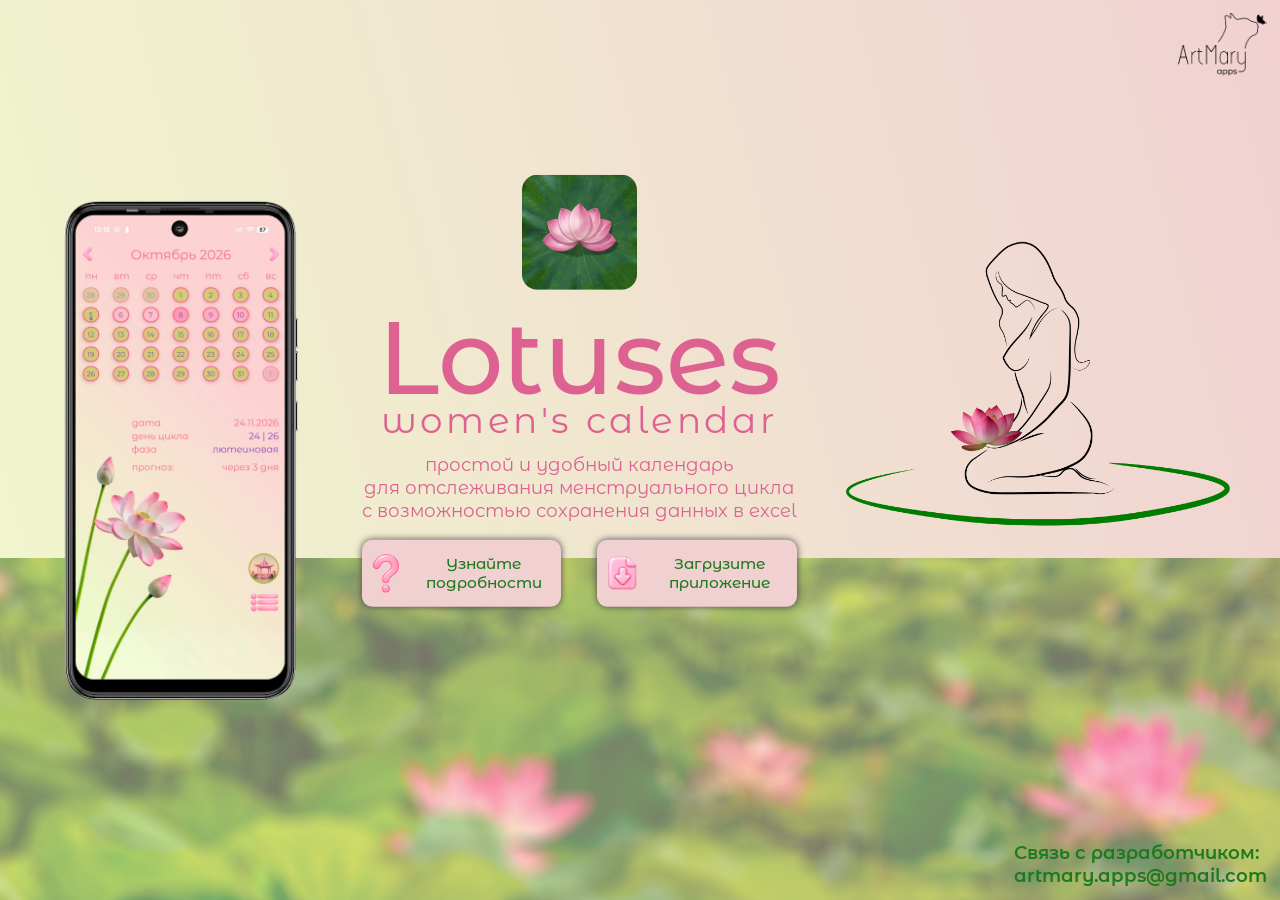
<file: index.html>
﻿<!doctype html>
<html lang="ru">

<head>
    <meta charset="UTF-8" />
    <meta name="viewport" content="width=device-width, initial-scale=1" />
    <title>LotusesWC женский календарь от ArtMaryApps</title>
    <link rel="icon" type="image/png" href="./src/img/favicon/favicon-96x96.png" sizes="96x96" />
    <link rel="icon" type="image/svg+xml" href="./src/img/favicon/favicon.svg" />
    <link rel="shortcut icon" href="./src/img/favicon/favicon.ico" />
    <link rel="apple-touch-icon" sizes="180x180" href="./src/img/favicon/apple-touch-icon.png" />
    <link rel="manifest" href="./src/img/site.webmanifest" />
    <link rel="preconnect" href="https://fonts.googleapis.com" />
    <link rel="preconnect" href="https://fonts.gstatic.com" crossorigin />
    <link href="https://fonts.googleapis.com/css2?family=Montserrat+Alternates:wght@400;500;600&display=swap"
        rel="stylesheet" />
    <link rel="stylesheet" href="style.css" />
    <link rel="stylesheet" href="button.css" />
    <meta name="robots" content="index, follow"> 
    <link rel="canonical" href=" https://artmaryapps.github.io/lotuses" />
    <meta name="viewport" content="width=device-width, initial-scale=1">
    <meta name="description"
        content="Женский календарь для отслеживания менструального цикла с возможностью сохранения данных в таблицу. Работает без интернета, личные данные не передаются." />
    <meta name="keywords"
        content="Женский календарь, LotusesWC, календарь для отслеживания менструального цикла, календарь с заметками, заметки, календарь для месячных, Android-приложение, Android приложение, мобильное приложение" />
    <meta property="og:type" content="website" />
    <meta property="og:url" content="https://artmaryapps.github.io/lotuses" />
    <meta property="og:title" content="LotusesWC — женский календарь для отслеживания менструального цикла" />
    <meta property="og:description"
        content="Удобный женский календарь для отслеживания менструального цикла с возможностью сохранения данных в таблицу. Без сбора данных и без интернета: данные хранятся в смартфоне, и вы можете их сохранить дополнительно по своему желанию." />
    <meta property="og:image" content="https://artmaryapps.github.io/lotuses/src/img/og-image.png" />
    <meta property="og:site_name" content="LotusesWC" />
    <meta property="og:locale" content="ru_RU" />

    <meta name="twitter:card" content="summary_large_image" />
    <meta name="twitter:url" content="https://artmaryapps.github.io/lotuses" />
    <meta name="twitter:title" content="LotusesWC - женский календарь для отслеживания менструального цикла" />
    <meta name="twitter:description"
        content="Удобный женский календарь для отслеживания менструального цикла с возможностью сохранения данных в таблицу. Без сбора данных и без интернета: данные хранятся в смартфоне, и вы можете их сохранить дополнительно по своему желанию." />
    <meta name="twitter:image" content="https://artmaryapps.github.io/lotuses/src/img/og-image.png" />

</head>

<body>
    <header class="page__header">
        <img class="page__brand""
            src="./src/img/logoAMapps.png"
            alt='Логотип: надпись "ArtMary apps", в верхнем правом углу от нее морда кота с бабочкой на носу, нарисована контуром.' />
    </header>
    <main class="hero">
        <img class="hero__screenshot screenshot" src="./src/img/screenshot.png"
            alt="Изображение смартфона с открытым на нем приложением Lotuses - women`s calendar" />
        <section class="hero__about about" aria-labelledby="about-heading">
            <img class="about__logo" src="./src/img/logoLotuses.png" alt='логотип приложения "LotusesWC"' />
            <h1 class="about__heading" id="about-heading">
                Lotuses
            </h1>
            <h2 class="about__subheading">women's calendar</h2>
            <p class="about__description">
                простой и удобный календарь<br />
                для отслеживания менструального цикла<br />
                с возможностью сохранения данных в excel
            </p>

            <article class="actions" aria-label="Действия с приложением">
                <button type="button" class="button button--details" id="jsButtonDetails">
                    <img class="button__img" src="./src/img/question.png"
                        alt="значок вопроса, нарисованный в стиле приложения Lotuses - women`s calendar" />
                    Узнайте подробности
                </button>
                <button type="button" onclick="window.location.href = './download/index.html';"
                    class="button button--download" id="jsButtonDownload">
                    <img class="button__img" src="./src/img/download.png"
                        alt="значок загрузки, нарисованный в стиле приложения LotusesWC" />
                    Загрузите приложение
                </button>
            </article>
        </section>
        <div class="hero__lady lady">
            <img class="lady__img" src="./src/img/lady.png"
                alt="контурный рисунок девушки, сидящей на коленях, которая держит в руках цветок лотоса" />
        </div>
    </main>

    <div class="backdrop" aria-hidden="true">
        <footer class="footer">
            <p class="contacts">Связь с разработчиком:<br />
                <a class="contacts__link" href="mailto: artmary.apps@gmail.com"> artmary.apps@gmail.com</a>
            </p>
        </footer>
    </div>

    <div class="overlay" id="jsPopupDetails">
        <div class="overlay__popup">
            <button type="button" class="overlay__close" id="jsClose" aria-label="Закрыть">
                ×
            </button>
            <div class="overlay__image"></div>
        </div>
    </div>
    <script src="src/js/popup.js"></script>
</body>

</html>
</file>
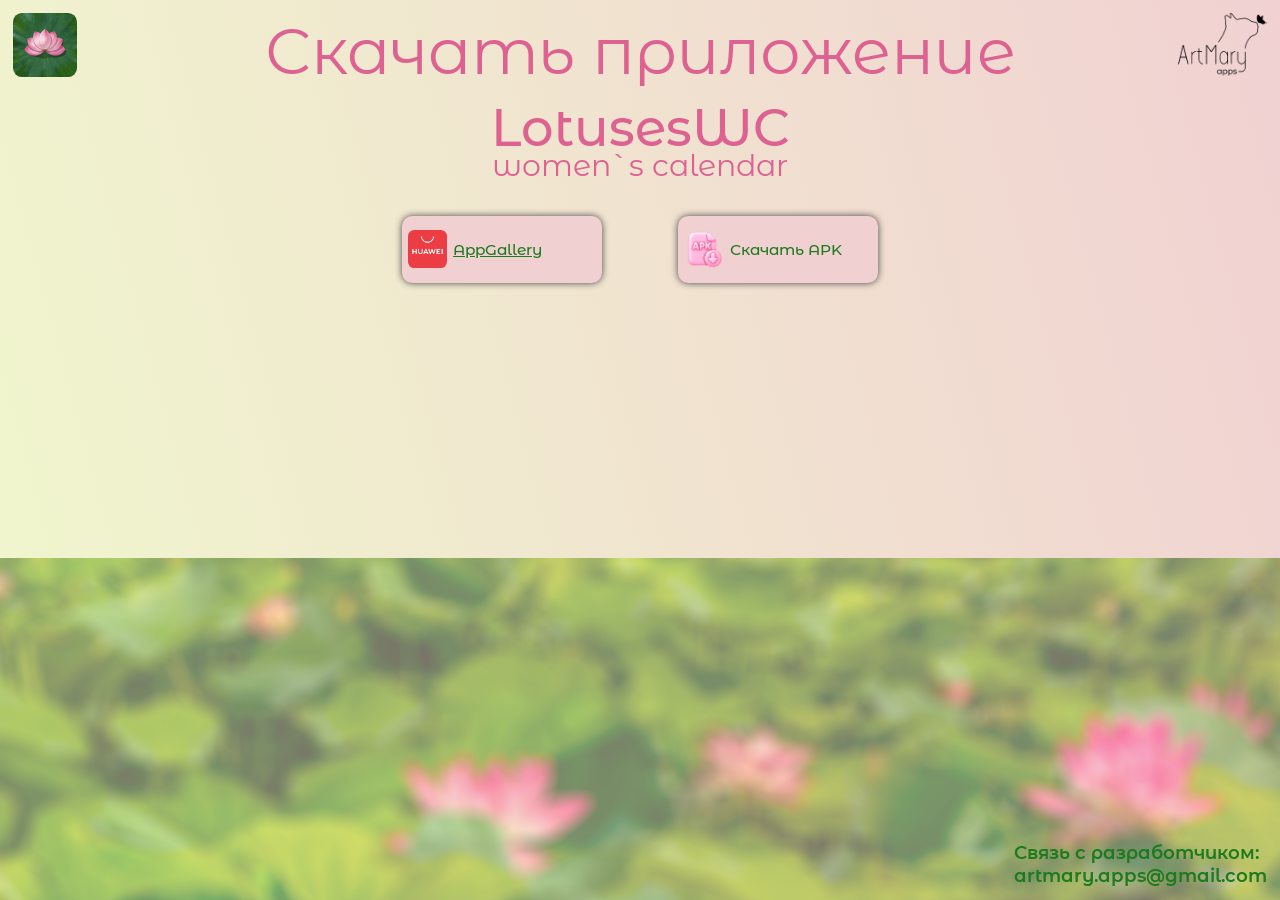
<file: download/index.html>
<!DOCTYPE html>
<html lang="ru">

<head>
    <title>Скачать LotusesWC</title>
    <meta charset="UTF-8" />
    <meta name="viewport" content="width=device-width, initial-scale=1" />
    <link rel="icon" type="image/png" href="../src/img/favicon/favicon-96x96.png" sizes="96x96" />
    <link rel="icon" type="image/svg+xml" href="../src/img/favicon/favicon.svg" />
    <link rel="shortcut icon" href="../src/img/favicon/favicon.ico" />
    <link rel="apple-touch-icon" sizes="180x180" href="src/img/favicon/apple-touch-icon.png" />
    <link rel="manifest" href="../src/img/site.webmanifest" />
    <link rel="preconnect" href="https://fonts.googleapis.com" />
    <link rel="preconnect" href="https://fonts.gstatic.com" crossorigin />
    <link href="https://fonts.googleapis.com/css2?family=Montserrat+Alternates:wght@400;500;600&display=swap"
        rel="stylesheet" />
    <link rel="stylesheet" href="../style.css" />
    <link rel="stylesheet" href="../button.css">
    <meta name="robots" content="index, follow">
    <link rel="canonical" href=" https://artmaryapps.github.io/lotuses/download" />
    <meta name="viewport" content="width=device-width, initial-scale=1">
    <meta name="description"
        content="Загрузить для Android женский календарь для отслеживания менструального цикла с возможностью сохранения данных в таблицу. Работает без интернета, личные данные не передаются." />
    <meta name="keywords"
        content="Загрузить, скачать, женский календарь, загрузить LotusesWC, календарь для отслеживания менструального цикла, календарь с заметками, заметки, календарь для месячных, Android-приложение, Android приложение, мобильное приложение" />
    <meta property="og:type" content="website" />
    <meta property="og:url" content="https://artmaryapps.github.io/lotuses/download" />
    <meta property="og:title"
        content="Скачать для Android LotusesWC — женский календарь для отслеживания менструального цикла" />
    <meta property="og:description"
        content="Загрузите удобный женский календарь для отслеживания менструального цикла с возможностью сохранения данных в таблицу. Без сбора данных и без интернета: данные хранятся в смартфоне, и вы можете их сохранить дополнительно по своему желанию." />
    <meta property="og:image" content="https://artmaryapps.github.io/lotuses/src/img/og-image.png" />
    <meta property="og:site_name" content="LotusesWC" />
    <meta property="og:locale" content="ru_RU" />
    <meta name="twitter:card" content="summary_large_image" />
    <meta name="twitter:url" content="https://artmaryapps.github.io/lotuses/download" />
    <meta name="twitter:title"
        content="Загрузить LotusesWC - женский календарь для отслеживания менструального цикла" />
    <meta name="twitter:description"
        content="Скачайте удобный женский календарь для отслеживания менструального цикла с возможностью сохранения данных в таблицу. Без сбора данных и без интернета: данные хранятся в смартфоне, и вы можете их сохранить дополнительно по своему желанию." />
    <meta name="twitter:image" content="https://artmaryapps.github.io/lotuses/src/img/og-image.png" />

</head>

<body>
    <header class="page__header">
        <a class="page__link--home" href="../index.html">
            <img class="page__app-logo" src="../src/img/logoLotuses.png"
                alt='Логотип приложения Lotuses - women`s calendar: схематично нарисованный цветок лотоса на листе.' />
        </a>
        <img class="page__brand" src="../src/img/logoAMapps.png"
            alt='Надпись "ArtMary apps", в верхнем правом углу от нее морда кота с бабочкой на носу, нарисована контуром.' />
    </header>
    <main class="hero-download">
        <div class="hero-download__header_wrapper">
            <h1 class="hero-download__heading">Скачать приложение <br />
                <span class="hero-download__app-name">
                    LotusesWC
                </span>
            </h1>
            <h2 class="hero-download__subheading">women`s calendar</h2>
        </div>

        <div class="stores">
            <!-- <button type="button" class="button button--rustore" onclick="window.location.href = '/download/rustore';">
                <img class="button__img" src="/src/img/stores/rustore.png" alt="логотип Rustore" />
                RuStore
            </button> -->

            <a type="button" class="button button--appgallery" href='https://appgallery.huawei.com/#/app/C108712507'
                target="_blank" rel="noopener noreferrer">
                <img class="button__img" src="../src/img/stores/huawei-appgallery.png"
                    alt="логотип Huawei AppGallery" />
                AppGallery
            </a>

            <!-- <button type="button" class="button button--samsung"
            onclick="window.location.href = '/download/samsung';">
            Samsung Galaxy Store
        </button>

        <button type="button" class="button button--xiaomi"
            onclick="window.location.href = '/download/xiaomi';">
            Xiaomi GetApps
        </button> -->

            <a href="https://github.com/ArtMaryApps/lotuses/releases/download/LotusesWC_3.1.0(8)/app.apk"
                class="button button button--apk">
                <img class="button__img" src="../src/img/download-apk.png"
                    alt="значок загрузки файла APK, нарисованный в стиле приложения LotusesWC" />
                Скачать APK</a>
        </div>
    </main>

    <div class="backdrop" aria-hidden="true">
        <footer class="footer">
            <p class="contacts">Связь с разработчиком:<br />
                <a class="contacts__link" href="mailto: artmary.apps@gmail.com"> artmary.apps@gmail.com</a>
            </p>
        </footer>
    </div>

</body>

</html>
</file>
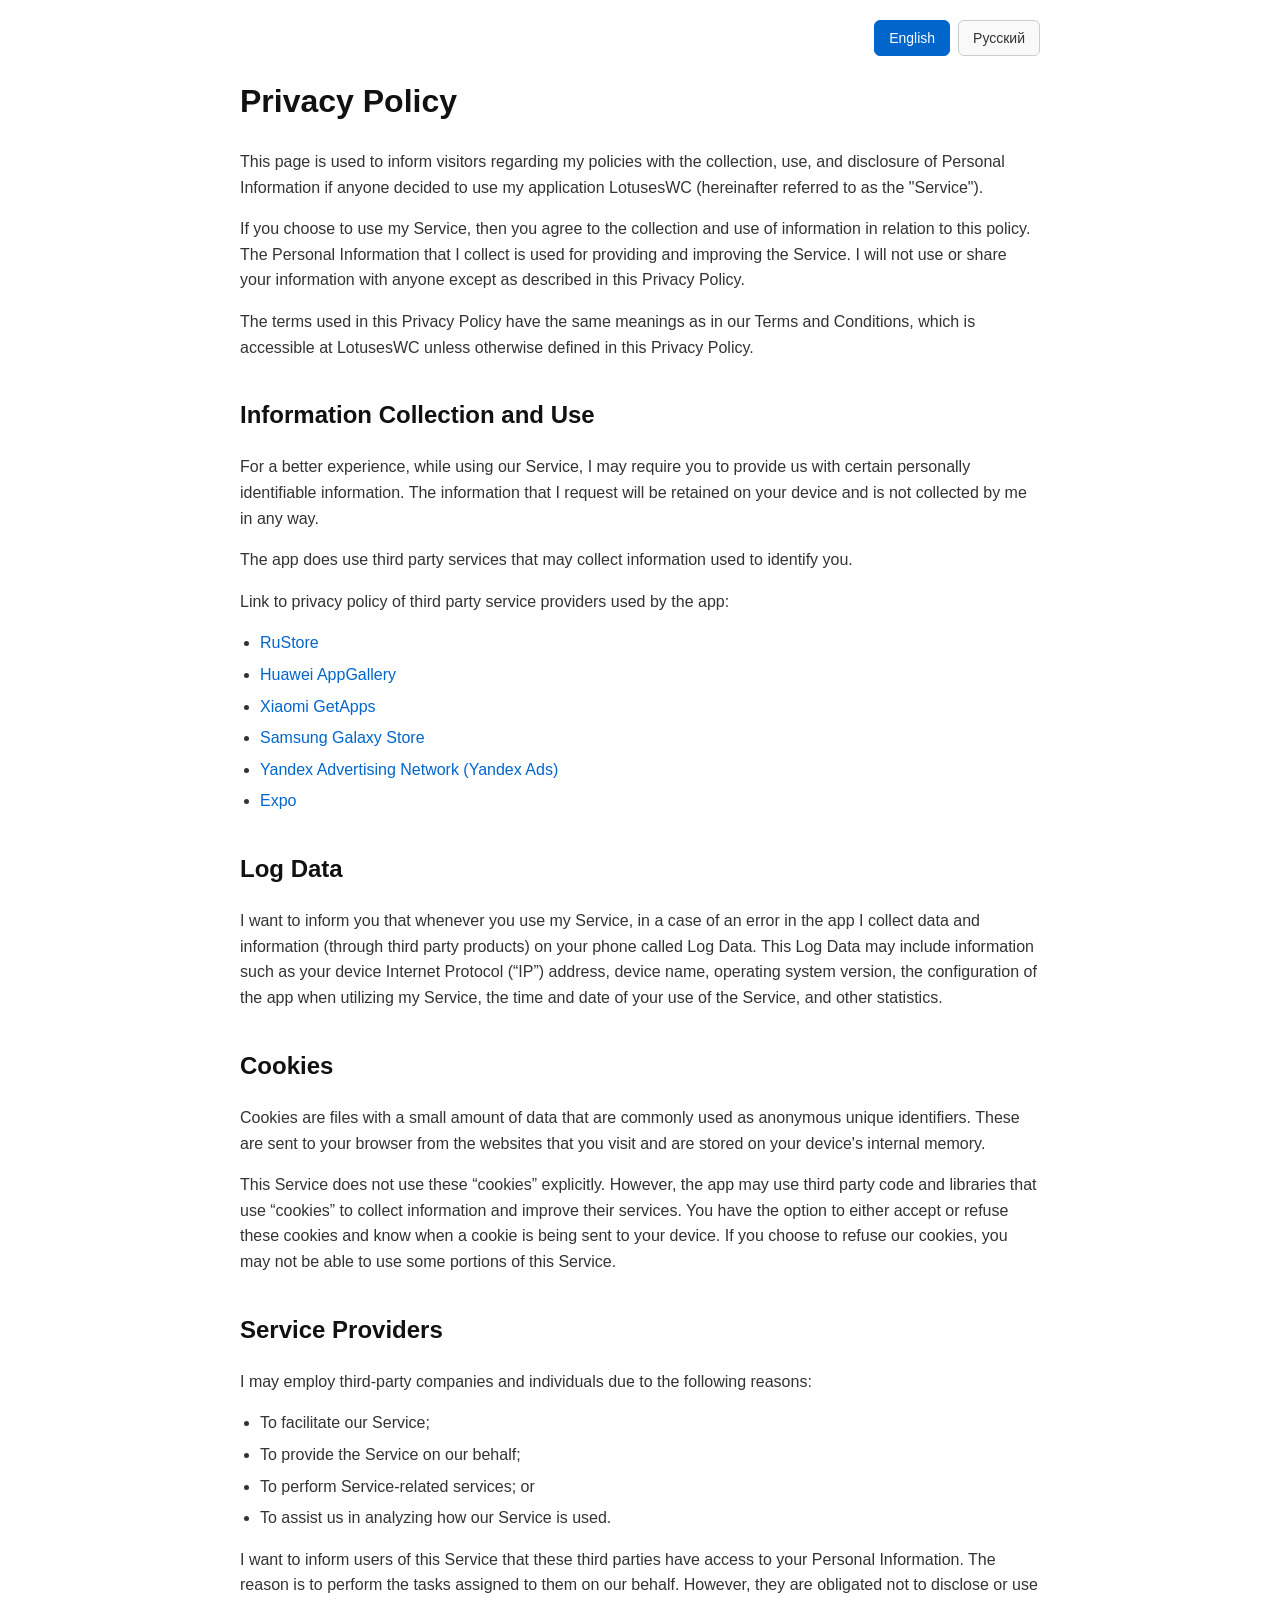
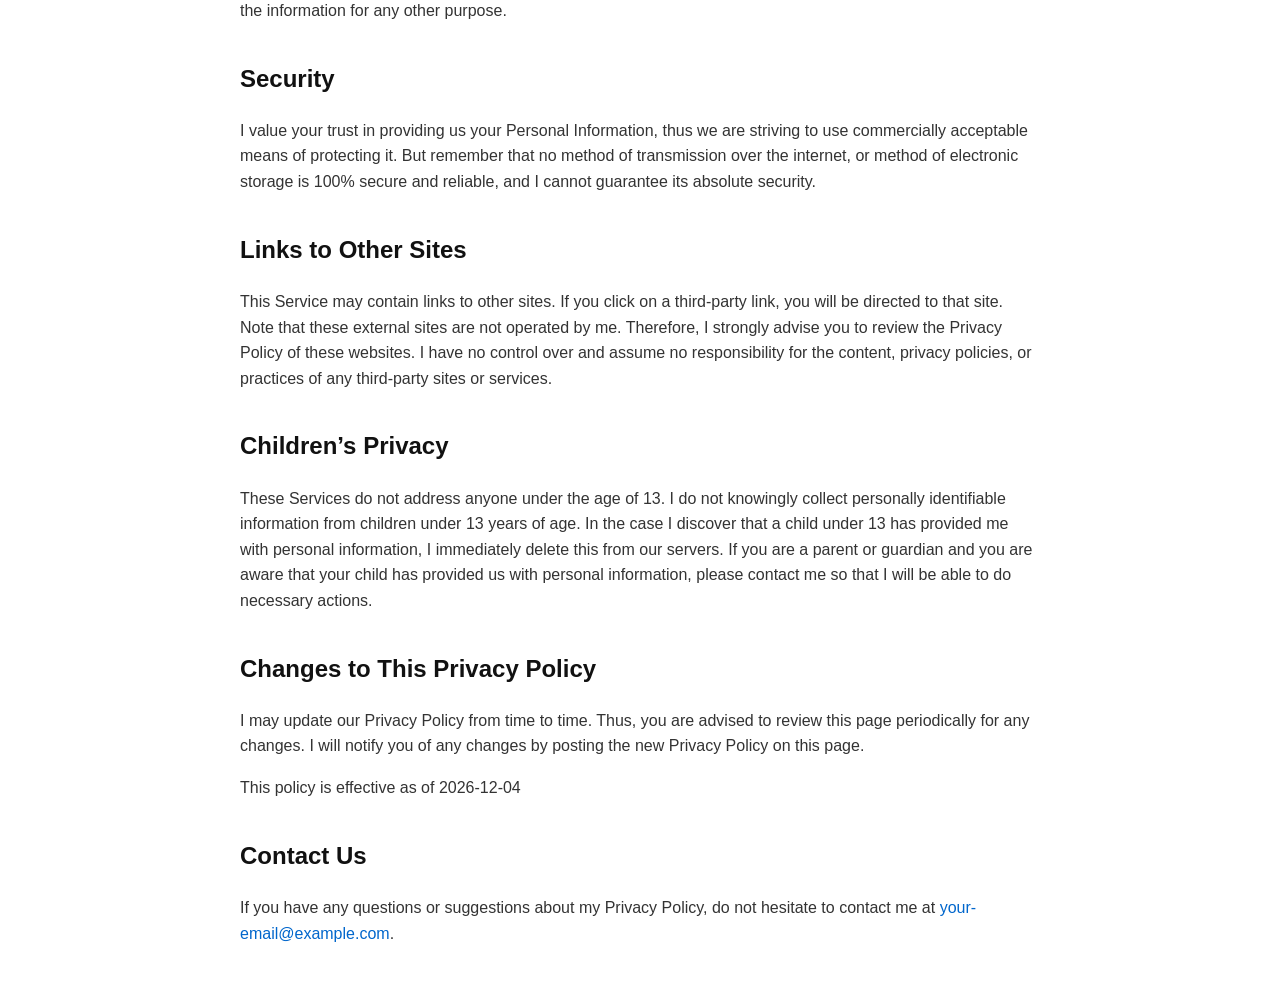
<file: privacy-policy.html>
<!doctype html>
<html lang="en">
  <head>
    <meta charset="utf-8" />
    <meta
      name="viewport"
      content="width=device-width, initial-scale=1.0"
    />
    <title>Privacy Policy / Политика конфиденциальности</title>
    <script>
      window.onload = function () {
        var d = new Date().toISOString().slice(0, 10);
        var els = document.getElementsByClassName('current-date');
        for (var i = 0; i < els.length; i++) {
          els[i].textContent = d;
        }
        if (
          navigator.language &&
          navigator.language.toLowerCase().indexOf('ru') === 0
        ) {
          document.getElementById('radio-ru').checked = true;
        }
      };
    </script>
    <style>
      body {
        font-family:
          -apple-system, BlinkMacSystemFont, 'Segoe UI', Roboto, Helvetica,
          Arial, sans-serif;
        line-height: 1.6;
        color: #333;
        max-width: 800px;
        margin: 0 auto;
        padding: 20px;
      }
      input[name='lang'] {
        display: none;
      }
      .lang-switcher {
        display: flex;
        justify-content: flex-end;
        gap: 8px;
        margin-bottom: 20px;
      }
      .lang-btn {
        padding: 6px 14px;
        border: 1px solid #ccc;
        background: #f9f9f9;
        color: #333;
        border-radius: 6px;
        cursor: pointer;
        font-size: 14px;
        font-weight: 500;
        user-select: none;
      }
      #radio-en:checked ~ .lang-switcher label[for='radio-en'],
      #radio-ru:checked ~ .lang-switcher label[for='radio-ru'] {
        background: #0066cc;
        color: #fff;
        border-color: #0066cc;
      }
      #content-en,
      #content-ru {
        display: none;
      }
      #radio-en:checked ~ #content-en {
        display: block;
      }
      #radio-ru:checked ~ #content-ru {
        display: block;
      }
      h1,
      h2 {
        color: #111;
        margin-top: 1.5em;
      }
      h1 {
        margin-top: 0;
      }
      ul {
        padding-left: 20px;
      }
      li {
        margin-bottom: 6px;
      }
      a {
        color: #0066cc;
        text-decoration: none;
      }
      a:hover {
        text-decoration: underline;
      }
    </style>
  </head>
  <body>
    <input
      type="radio"
      name="lang"
      id="radio-en"
      checked
    />
    <input
      type="radio"
      name="lang"
      id="radio-ru"
    />

    <div class="lang-switcher">
      <label
        for="radio-en"
        class="lang-btn"
        >English</label
      >
      <label
        for="radio-ru"
        class="lang-btn"
        >Русский</label
      >
    </div>

    <!-- ENGLISH -->
    <div id="content-en">
      <h1>Privacy Policy</h1>
      <p>
        This page is used to inform visitors regarding my policies with the
        collection, use, and disclosure of Personal Information if anyone
        decided to use my application LotusesWC (hereinafter referred to as the
        "Service").
      </p>

      <p>
        If you choose to use my Service, then you agree to the collection and
        use of information in relation to this policy. The Personal Information
        that I collect is used for providing and improving the Service. I will
        not use or share your information with anyone except as described in
        this Privacy Policy.
      </p>
      <p>
        The terms used in this Privacy Policy have the same meanings as in our
        Terms and Conditions, which is accessible at LotusesWC unless otherwise
        defined in this Privacy Policy.
      </p>

      <h2>Information Collection and Use</h2>
      <p>
        For a better experience, while using our Service, I may require you to
        provide us with certain personally identifiable information. The
        information that I request will be retained on your device and is not
        collected by me in any way.
      </p>
      <p>
        The app does use third party services that may collect information used
        to identify you.
      </p>
      <p>
        Link to privacy policy of third party service providers used by the app:
      </p>
      <ul>
        <li>
          <a
            href="https://rustore.ru/help/legal/privacy-policy-users/"
            target="_blank"
            rel="noopener noreferrer"
            >RuStore</a
          >
        </li>
        <li>
          <a
            href="https://consumer.huawei.com/en/privacy/privacy-policy/"
            target="_blank"
            rel="noopener noreferrer"
            >Huawei AppGallery</a
          >
        </li>
        <li>
          <a
            href="https://privacy.mi.com/all/en_US/"
            target="_blank"
            rel="noopener noreferrer"
            >Xiaomi GetApps</a
          >
        </li>
        <li>
          <a
            href="https://samsung.com/us/account/privacy-policy/"
            target="_blank"
            rel="noopener noreferrer"
            >Samsung Galaxy Store</a
          >
        </li>
        <li>
          <a
            href="https://yandex.com"
            target="_blank"
            rel="noopener noreferrer"
            >Yandex Advertising Network (Yandex Ads)</a
          >
        </li>
        <li>
          <a
            href="https://expo.dev/privacy"
            target="_blank"
            rel="noopener noreferrer"
            >Expo</a
          >
        </li>
      </ul>

      <h2>Log Data</h2>
      <p>
        I want to inform you that whenever you use my Service, in a case of an
        error in the app I collect data and information (through third party
        products) on your phone called Log Data. This Log Data may include
        information such as your device Internet Protocol (“IP”) address, device
        name, operating system version, the configuration of the app when
        utilizing my Service, the time and date of your use of the Service, and
        other statistics.
      </p>

      <h2>Cookies</h2>
      <p>
        Cookies are files with a small amount of data that are commonly used as
        anonymous unique identifiers. These are sent to your browser from the
        websites that you visit and are stored on your device's internal memory.
      </p>
      <p>
        This Service does not use these “cookies” explicitly. However, the app
        may use third party code and libraries that use “cookies” to collect
        information and improve their services. You have the option to either
        accept or refuse these cookies and know when a cookie is being sent to
        your device. If you choose to refuse our cookies, you may not be able to
        use some portions of this Service.
      </p>

      <h2>Service Providers</h2>
      <p>
        I may employ third-party companies and individuals due to the following
        reasons:
      </p>
      <ul>
        <li>To facilitate our Service;</li>
        <li>To provide the Service on our behalf;</li>
        <li>To perform Service-related services; or</li>
        <li>To assist us in analyzing how our Service is used.</li>
      </ul>
      <p>
        I want to inform users of this Service that these third parties have
        access to your Personal Information. The reason is to perform the tasks
        assigned to them on our behalf. However, they are obligated not to
        disclose or use the information for any other purpose.
      </p>

      <h2>Security</h2>
      <p>
        I value your trust in providing us your Personal Information, thus we
        are striving to use commercially acceptable means of protecting it. But
        remember that no method of transmission over the internet, or method of
        electronic storage is 100% secure and reliable, and I cannot guarantee
        its absolute security.
      </p>

      <h2>Links to Other Sites</h2>
      <p>
        This Service may contain links to other sites. If you click on a
        third-party link, you will be directed to that site. Note that these
        external sites are not operated by me. Therefore, I strongly advise you
        to review the Privacy Policy of these websites. I have no control over
        and assume no responsibility for the content, privacy policies, or
        practices of any third-party sites or services.
      </p>

      <h2>Children’s Privacy</h2>
      <p>
        These Services do not address anyone under the age of 13. I do not
        knowingly collect personally identifiable information from children
        under 13 years of age. In the case I discover that a child under 13 has
        provided me with personal information, I immediately delete this from
        our servers. If you are a parent or guardian and you are aware that your
        child has provided us with personal information, please contact me so
        that I will be able to do necessary actions.
      </p>

      <h2>Changes to This Privacy Policy</h2>
      <p>
        I may update our Privacy Policy from time to time. Thus, you are advised
        to review this page periodically for any changes. I will notify you of
        any changes by posting the new Privacy Policy on this page.
      </p>
      <p>
        This policy is effective as of
        <span class="current-date">2026-11-21</span>
      </p>

      <h2>Contact Us</h2>
      <p>
        If you have any questions or suggestions about my Privacy Policy, do not
        hesitate to contact me at
        <a href="mailto:your-email@example.com">your-email@example.com</a>.
      </p>
    </div>
    <!-- RUSSIAN -->
    <div id="content-ru">
      <h1>Политика конфиденциальности</h1>
      <p>
        Данная страница используется для информирования посетителей о моей
        политике в отношении сбора, использования и раскрытия Персональной
        информации в случае, если кто-либо решит воспользоваться моим
        приложением LotusesWC (далее по тексту — «Сервис»).
      </p>

      <p>
        Если вы решите использовать мой Сервис, вы соглашаетесь на сбор и
        использование информации в соответствии с настоящей политикой.
        Персональная информация, которую я собираю, используется для
        предоставления и улучшения Сервиса. Я не буду использовать или
        передавать вашу информацию кому-либо, за исключением случаев, описанных
        в настоящей Политике конфиденциальности.
      </p>
      <p>
        Термины, используемые в настоящей Политике конфиденциальности, имеют те
        же значения, что и в наших Условиях использования (Terms and
        Conditions), которые доступны в приложении LotusesWC, если иное не
        определено в настоящей Политике конфиденциальности.
      </p>

      <h2>Сбор и использование информации</h2>
      <p>
        Для более удобного использования нашего Сервиса я могу попросить вас
        предоставить нам определенную информацию, позволяющую установить вашу
        личность. Запрашиваемая мной информация будет храниться на вашем
        устройстве и никоим образом не собирается мной.
      </p>
      <p>
        Приложение использует сторонние сервисы, которые могут собирать
        информацию, используемую для вашей идентификации.
      </p>
      <p>
        Ссылки на политики конфиденциальности сторонних поставщиков услуг,
        используемых приложением:
      </p>
      <ul>
        <li>
          <a
            href="https://rustore.ru/help/legal/privacy-policy-users/"
            target="_blank"
            rel="noopener noreferrer"
            >RuStore</a
          >
        </li>
        <li>
          <a
            href="https://consumer.huawei.com/ru/privacy/privacy-policy/"
            target="_blank"
            rel="noopener noreferrer"
            >Huawei AppGallery</a
          >
        </li>
        <li>
          <a
            href="https://privacy.mi.com/all/ru_RU/"
            target="_blank"
            rel="noopener noreferrer"
            >Xiaomi GetApps</a
          >
        </li>
        <li>
          <a
            href="https://samsung.com/ru/info/privacy/"
            target="_blank"
            rel="noopener noreferrer"
            >Samsung Galaxy Store</a
          >
        </li>
        <li>
          <a
            href="https://yandex.ru/legal/confidential/"
            target="_blank"
            rel="noopener noreferrer"
            >Рекламная сеть Яндекса (Яндекс Реклама)</a
          >
        </li>
        <li>
          <a
            href="https://expo.dev/privacy"
            target="_blank"
            rel="noopener noreferrer"
            >Expo</a
          >
        </li>
      </ul>

      <h2>Данные журнала (Log Data)</h2>
      <p>
        Я хочу сообщить вам, что всякий раз, когда вы используете мой Сервис, в
        случае возникновения ошибки в приложении я собираю данные и информацию
        (через сторонние продукты) на вашем телефоне, называемые Данными журнала
        (Log Data). Эти Данные журнала могут включать такую информацию, как
        адрес интернет-протокола («IP») вашего устройства, имя устройства,
        версия операционной системы, конфигурация приложения при использовании
        моего Сервиса, время и дата использования вами Сервиса и другие
        статистические данные.
      </p>

      <h2>Файлы cookie</h2>
      <p>
        Файлы cookie — это файлы с небольшим объемом данных, которые обычно
        используются в качестве анонимных уникальных идентификаторов. Они
        отправляются в ваш браузер с посещаемых вами веб-сайтов и сохраняются во
        внутренней памяти вашего устройства.
      </p>
      <p>
        Данный Сервис не использует эти файлы cookie явным образом. Однако
        приложение может использовать сторонний код и библиотеки, которые
        применяют файлы cookie для сбора информации и улучшения своих услуг. У
        вас есть возможность принять или отклонить эти файлы cookie и узнать,
        когда файл cookie отправляется на ваше устройство. Если вы решите
        отказаться от наших файлов cookie, вы не сможете использовать некоторые
        части этого Сервиса.
      </p>

      <h2>Поставщики услуг</h2>
      <p>
        Я могу привлекать сторонние компании и частных лиц по следующим
        причинам:
      </p>
      <ul>
        <li>Для содействия работе нашего Сервиса;</li>
        <li>Для предоставления Сервиса от нашего имени;</li>
        <li>Для выполнения услуг, связанных с Сервисом; или</li>
        <li>
          Для оказания нам помощи в анализе того, как используется наш Сервис.
        </li>
      </ul>
      <p>
        Я хочу проинформировать пользователей данного Сервиса о том, что эти
        третьи лица имеют доступ к вашей Персональной информации. Причина
        заключается в выполнении задач, возложенных на них от нашего имени.
        Однако они обязаны не разглашать и не использовать эту информацию для
        каких-либо иных целей.
      </p>

      <h2>Безопасность</h2>
      <p>
        Я ценю ваше доверие в предоставлении нам вашей Персональной информации,
        поэтому мы стремимся использовать коммерчески приемлемые средства ее
        защиты. Но помните, что ни один метод передачи данных через интернет или
        метод электронного хранения не является на 100% безопасным и надежным, и
        я не могу гарантировать его абсолютную безопасность.
      </p>

      <h2>Ссылки на другие сайты</h2>
      <p>
        Данный Сервис может содержать ссылки на другие сайты. Если вы нажмете на
        стороннюю ссылку, вы будете перенаправлены на этот сайт. Обратите
        внимание, что эти внешние сайты не управляются мной. Поэтому я
        настоятельно рекомендую вам ознакомиться с Политикой конфиденциальности
        этих веб-сайтов. Я не контролирую и не несу никакой ответственности за
        содержание, политику конфиденциальности или действия любых сторонних
        сайтов или сервисов.
      </p>

      <h2>Конфиденциальность детей</h2>
      <p>
        Данные Сервисы не предназначены для лиц младше 13 лет. Я сознательно не
        собираю личную информацию от детей младше 13 лет. В случае, если я
        обнаружу, что ребенок младше 13 лет предоставил мне личную информацию, я
        немедленно удалю ее с наших серверов. Если вы являетесь родителем или
        опекуном и знаете, что ваш ребенок предоставил нам личную информацию,
        пожалуйста, свяжитесь со мной, чтобы я мог предпринять необходимые
        действия.
      </p>

      <h2>Изменения в настоящей Политике конфиденциальности</h2>
      <p>
        Я могу время от времени обновлять нашу Политику конфиденциальности.
        Таким образом, вам рекомендуется периодически просматривать эту страницу
        на предмет любых изменений. Я буду уведомлять вас о любых изменениях,
        публикуя новую Политику конфиденциальности на этой странице.
      </p>
      <p>
        Настоящая политика вступает в силу с
        <span class="current-date">2026-11-21</span>
      </p>

      <h2>Свяжитесь с нами</h2>
      <p>
        Если у вас есть какие-либо вопросы или предложения по поводу моей
        Политики конфиденциальности, не стесняйтесь обращаться ко мне по адресу
        <a href="mailto:your-email@example.com">your-email@example.com</a>.
      </p>
    </div>
  </body>
</html>
</file>
<file: style.css>
:root {
    --main-color-font: #dd6292;
    --bg-gradient-color-1: #f1d1d2;
    --bg-gradient-color-2: #f0f8cd;
    --bg-main-gradient: linear-gradient(75deg, var(--bg-gradient-color-2), var(--bg-gradient-color-1)) fixed
}

html,
body {
    height: 100%;
    width: 100%;
    padding: 0;
    margin: 0;
    color: var(--main-color-font);
    font-family: "Montserrat Alternates", sans-serif;
}

body {
    background: var(--bg-main-gradient);
    overflow: hidden;
}


/* ==========================================================================
   Common & main page styles
   ========================================================================== */
.backdrop {
    position: absolute;
    left: 0;
    bottom: 0;
    width: 100%;
    height: 38vh;
    z-index: 1;
    display: flex;
}

.backdrop::before {
    content: "";
    position: absolute;
    inset: 0;
    background-image: url("./src/img/background.png");
    background-size: cover;
    opacity: 0.5;
    z-index: -1;
}

.hero {
    display: flex;
    margin: 0 auto;
    position: relative;
    top: 50%;
    transform: translateY(-50%);
    z-index: 10;
}

.hero__screenshot {
    padding: 2vw 5vw;
}

.screenshot {
    width: 18.25vw;
    height: 39vw;
}

.page__header {
    z-index: 20;
    height: 8vw;
    position: absolute;
    left: 0;
    right: 0;
    top: 0;
}

.page__link--home {
    cursor: pointer;
    position: absolute;
    top: 1vw;
    left: 1vw;
    width: 5vw;
    height: 5vw;
    border-radius: 0.7vw;
    overflow: hidden;
}

.page__app-logo {
    width: inherit;
    height: inherit;
}

.page__brand {
    position: absolute;
    margin: 0;
    top: 1vw;
    right: 1vw;
    width: 7vw;
}

.about {
    display: flex;
    flex-direction: column;
    align-items: center;

}

.about__logo {
    width: 9vw;
    height: 9vw;
    border-radius: 1.2vw;
    margin-bottom: 2vw;
}

.about__heading {
    margin: 0 0 0.6vw;
    font-size: 8.05vw;
    font-weight: 500;
    line-height: 80%;
}

.about__subheading {
    margin: 0;
    font-size: 2.8vw;
    font-weight: 400;
    line-height: 80%;
    letter-spacing: 0.1em;
}

.about__description {
    text-align: center;
    font-size: 1.428vw;
    font-weight: 400;
}

.actions {
    width: 100%;
    display: flex;
    justify-content: space-between;
}

.hero__lady {
    margin: 0 auto;
    display: flex;
    padding-top: 5.2vw;
}

.lady__img {
    width: 30vw;
    height: 22.2vw;
}

.footer {
    margin-top: auto;
    margin-left: auto;
    position: relative;

}

.contacts {
    color: #1D7B1D;
    font-size: 1.428vw;
    font-weight: 600;
    margin: 1vw;
}

.contacts__link {
    color: inherit;
    text-decoration: none;/
}

.overlay {
    position: absolute;
    top: 0;
    left: 0;
    width: 100%;
    height: 100%;
    z-index: 20;
    background: rgba(0, 0, 0, 0.7);
    opacity: 0;
    visibility: hidden;
    transition: opacity 0.8s ease;
}

.overlay.overlay--open {
    visibility: visible;
    opacity: 1;
}

.overlay__popup {
    position: absolute;
    top: 50%;
    left: 50%;
    transform: translate(-50%, -50%);
    width: 80vw;
    height: 80vh;
    z-index: 25;
    text-align: center;
    background: var(--bg-main-gradient);
    border-radius: 15px;
    transition: opacity 0.8s ease;
}

.overlay__close {
    position: absolute;
    top: 0.5vw;
    right: 0.5vw;
    z-index: 30;
    width: 2.68vw;
    height: 2.68vw;
    padding: 0;
    border: none;
    border-radius: 50%;
    background: none;
    font-size: 2.6vw;
    line-height: 80%;
    font-family: "Montserrat Alternates", sans-serif;
    color: var(--main-color-font);
    text-decoration: none;
    cursor: pointer;
    transition: all 250ms ease;
}

.overlay__close:hover {
    color: #f26294;
    background: color-mix(in srgb, var(--main-color-font) 10%, transparent);

}

.overlay__image {
    position: absolute;
    top: 0;
    right: 0;
    bottom: 0;
    left: 0;
    margin: auto;
    background: url("./src/img/popup.png") no-repeat center;
    background-size: contain;
}


/* ==========================================================================
   Breakpoint 2 — Tablet portrait (577–1024px)
   ========================================================================== */
@media (orientation: portrait) and (min-width: 577px) and (max-width: 1024px) {
    .backdrop {
        height: 25vh;
    }

    .page__link--home {
        top: 2vw;
        left: 2vw;
        width: 10vw;
        height: 10vw;
        border-radius: 1.4vw;
    }

    .hero {
        top: 0;
        transform: translateY(0);
        flex-direction: column;
        padding-top: 7vw;
    }

    .page__brand {
        top: 2vw;
        right: 2vw;
        width: 15vw;
    }

    .about {
        display: flex;
        flex-direction: column;
        align-items: center;
    }

    .about__logo {
        width: 14vw;
        height: 14vw;
        margin-bottom: 4vw;
    }

    .about__heading {
        margin-bottom: 2vw;
        font-size: 20vw;
    }

    .about__subheading {
        margin: 0;
        font-size: 6.8vw;
    }

    .about__description {
        font-size: 3vw;
    }

    .actions {
        justify-content: space-around;
    }

    .lady img {
        width: 45vw;
        height: 33.3vw;
    }

    .hero__screenshot {
        display: none;
    }


    .contacts {
        margin: 2vw;
        font-size: 3.5vw;
    }

    .overlay__image {
        background-image: url("./src/img/popupVertical.png");
    }
}

/* ==========================================================================
   Breakpoint 3 — Landscape phone (narrow width, ≤ 768px)
   ========================================================================== */
@media (orientation: landscape) and (max-width: 768px) {
    .backdrop {
        height: 30vh;
    }

    .page__link--home {
        top: 2vw;
        left: 2vw;
        width: 8vw;
        height: 8vw;
        border-radius: 1.2vw;
    }

    .hero {
        top: 0;
        transform: translateY(0);
        flex-direction: row;
        flex-wrap: wrap;
        padding-top: 2vw;

    }

    .page__brand {
        width: 10vw;
    }

    .about {
        flex-grow: 1;
        flex-basis: 50%;
    }

    .about__logo {
        margin-bottom: 1vw;
        width: 8vw;
        height: 8vw;
    }

    .about__heading {
        margin-bottom: 1vw;
        font-size: 10vw;
    }

    .about__subheading {
        margin: 0;
        font-size: 3.4vw;
    }

    .about__description {
        font-size: 2vw;
    }

    .actions {
        justify-content: space-around;
    }

    .hero__lady {
        display: flex;
        align-items: center;
    }

    .hero__screenshot {
        display: block;
    }

    .contacts {
        margin: 2vw;
        font-size: 2vw;
    }

    .overlay__image {
        background-image: url("./src/img/popupVertical.png");
    }
}

/* ==========================================================================
   Breakpoint 4 — Portrait phone (≤ 576px)
   ========================================================================== */
@media (orientation: portrait) and (max-width: 576px) {
    .backdrop {
        height: 25vh;
    }

    .page__link--home {
        top: 2vw;
        left: 2vw;
        width: 15vw;
        height: 15vw;
        border-radius: 2.1vw;
    }

    .hero {
        top: 0;
        transform: translateY(0);
        padding-top: 5vw;
        flex-direction: column;

    }

    .page__brand {
        width: 20vw;
        top: 2vw;
        right: 2vw;
    }

    .about__logo {
        margin-bottom: 2vw;
        width: 20vw;
        height: 20vw;
    }

    .about__heading {
        font-size: 20vw;
        margin-bottom: 2vw;
    }

    .about__subheading {
        font-size: 7vw;
        margin-bottom: 6vw;

    }

    .about__description {
        font-size: 4vw;
        margin-bottom: 8vw;

    }

    .actions {
        justify-content: space-around;
        margin-bottom: 6vw;
    }

    .lady img {
        width: 80vw;
        height: 59.2vw;
    }

    .hero__screenshot {
        display: none;
    }

    .contacts {
        margin: 4vw;
        font-size: 4vw;
    }

    .overlay__image {
        background-image: url("./src/img/popupVertical.png");
    }
}

/* ==========================================================================
    download page styles
   ========================================================================== */
.hero-download {
    display: flex;
    flex-direction: column;
    align-items: center;
    position: relative;
    z-index: 10;
    padding-top: 2vw;
    row-gap: 3vw;
}

.hero-download__header_wrapper {
    display: flex;
    flex-direction: column;
    align-items: center;
}

.hero-download__heading, .hero-download__subheading {
    text-align: center;
    margin: 0;
    line-height: 80%;
}

.hero-download__heading {
    font-weight: 400;
    font-size: 5vw;
}

.hero-download__app-name {
    font-weight: 500;
    display: inline-block;
    font-size: 4vw;
    padding-top: 2vw;
}

.hero-download__subheading {
    font-size: 2.35vw;
    font-weight: 400;
}

.stores {
    max-width: 50vw;
    margin: 0 auto;
    display: flex;
    flex-direction: row;
    flex-wrap: wrap;
    row-gap: 4vw;
    column-gap: 6vw;
    align-items: center;
    justify-content: center;
}

/* ==========================================================================
   Breakpoint 2 — Tablet portrait (577–1024px)
   ========================================================================== */
@media (orientation: portrait) and (min-width: 577px) and (max-width: 1024px) {
    .hero-download {
        padding-top: 5vw;
        row-gap: 4vw;
    }

    .stores {
        gap: 5vw;
        max-width: 70vw;
    }

    .hero-download__heading {
        font-weight: 400;
        font-size: 5vw;
    }

    .hero-download__app-name {
        font-size: 6vw;
        /* padding-top: 2vw; */
    }

    .hero-download__subheading {
        font-size: 3.7vw;
    }
}

/* ==========================================================================
   Breakpoint 3 — Landscape phone (narrow width, ≤ 768px)
   ========================================================================== */
@media (orientation: landscape) and (max-width: 768px) {
    .hero-download {
        padding-top: 1vw;
        row-gap: 2vw;
    }

    .stores {
        row-gap: 3vw;
        max-width: 70vw;
    }

    .hero-download__heading {
        font-weight: 400;
        font-size: 4vw;
    }

    .hero-download__app-name {
        font-size: 5vw;
    }

    .hero-download__subheading {
        font-size: 3vw;
    }
}

/* ==========================================================================
   Breakpoint 4 — Portrait phone (≤ 576px)
   ========================================================================== */
@media (orientation: portrait) and (max-width: 576px) {
    .hero-download {
        padding-top: 20vw;
        row-gap: 6vw;
    }

    .stores {
        max-width: 80vw;
        row-gap: 6vw;
    }

    .hero-download__heading {
        font-weight: 400;
        font-size: 6vw;
    }

    .hero-download__app-name {
        font-size: 7vw;
        /* padding-bottom: 4vw; */
        padding-top: 4vw;
    }

    .hero-download__subheading {
        font-size: 4.25vw;
    }
}
</file>
<file: button.css>
.button {
    width: 15.6vw;
    height: 5.2vw;
    background-color: #f0d0d1;
    border-radius: 0.8vw;
    transition-duration: 300ms;
    box-shadow: 0 0 0.5em #444;
    border: none;
    font-family: "Montserrat Alternates", sans-serif;
    font-size: 1.2vw;
    font-weight: 500;
    color: #1D7B1D;
    align-items: center;
    padding: 0 0.5vw;
    column-gap: 0.5vw;
    box-sizing: border-box;
    display: inline-flex;
}

.button__img {
    width: 3vw;
    height: 3vw;
    border-radius: 0.5vw;
}

.button:hover {
    transform: scale(1.1);
    box-shadow: 0 0 0.5em #444;
    cursor: pointer;
    background-color: #f26294;
}

.button:hover .button__img {
    filter: saturate(150%) contrast(120%);
}

.button--apk {
    text-decoration: none;
}

/* ==========================================================================
   Breakpoint 2 — Tablet portrait (577–1024px)
   ========================================================================== */
@media (orientation: portrait) and (min-width: 577px) and (max-width: 1024px) {
    .button {
        width: 38vw;
        height: 12vw;
        font-size: 3.6vw;
        column-gap: 2vw;
        padding: 0 2vw;
    }

    .button__img {
        width: 4vw;
        height: 4vw;
    }
}

/* ==========================================================================
   Breakpoint 3 — Landscape phone (narrow width, ≤ 768px)
   ========================================================================== */
@media (orientation: landscape) and (max-width: 768px) {

    .button {
        width: 21vw;
        height: 7vw;
        font-size: 2vw;
        padding: 0 1vw;
        column-gap: 1.5vw;
    }

    .button__img {
        padding-left: 0;
        width: 4.2vw;
        height: 4.2vw;
    }
}

/* ==========================================================================
   Breakpoint 4 — Portrait phone (≤ 576px)
   ========================================================================== */
@media (orientation: portrait) and (max-width: 576px) {

    .button {
        width: 42vw;
        height: 14vw;
        font-size: 4vw;
        padding: 0 2vw;
        column-gap: 2vw;
    }

    .button__img {
        width: 7vw;
        height: 7vw;
    }

}
</file>
